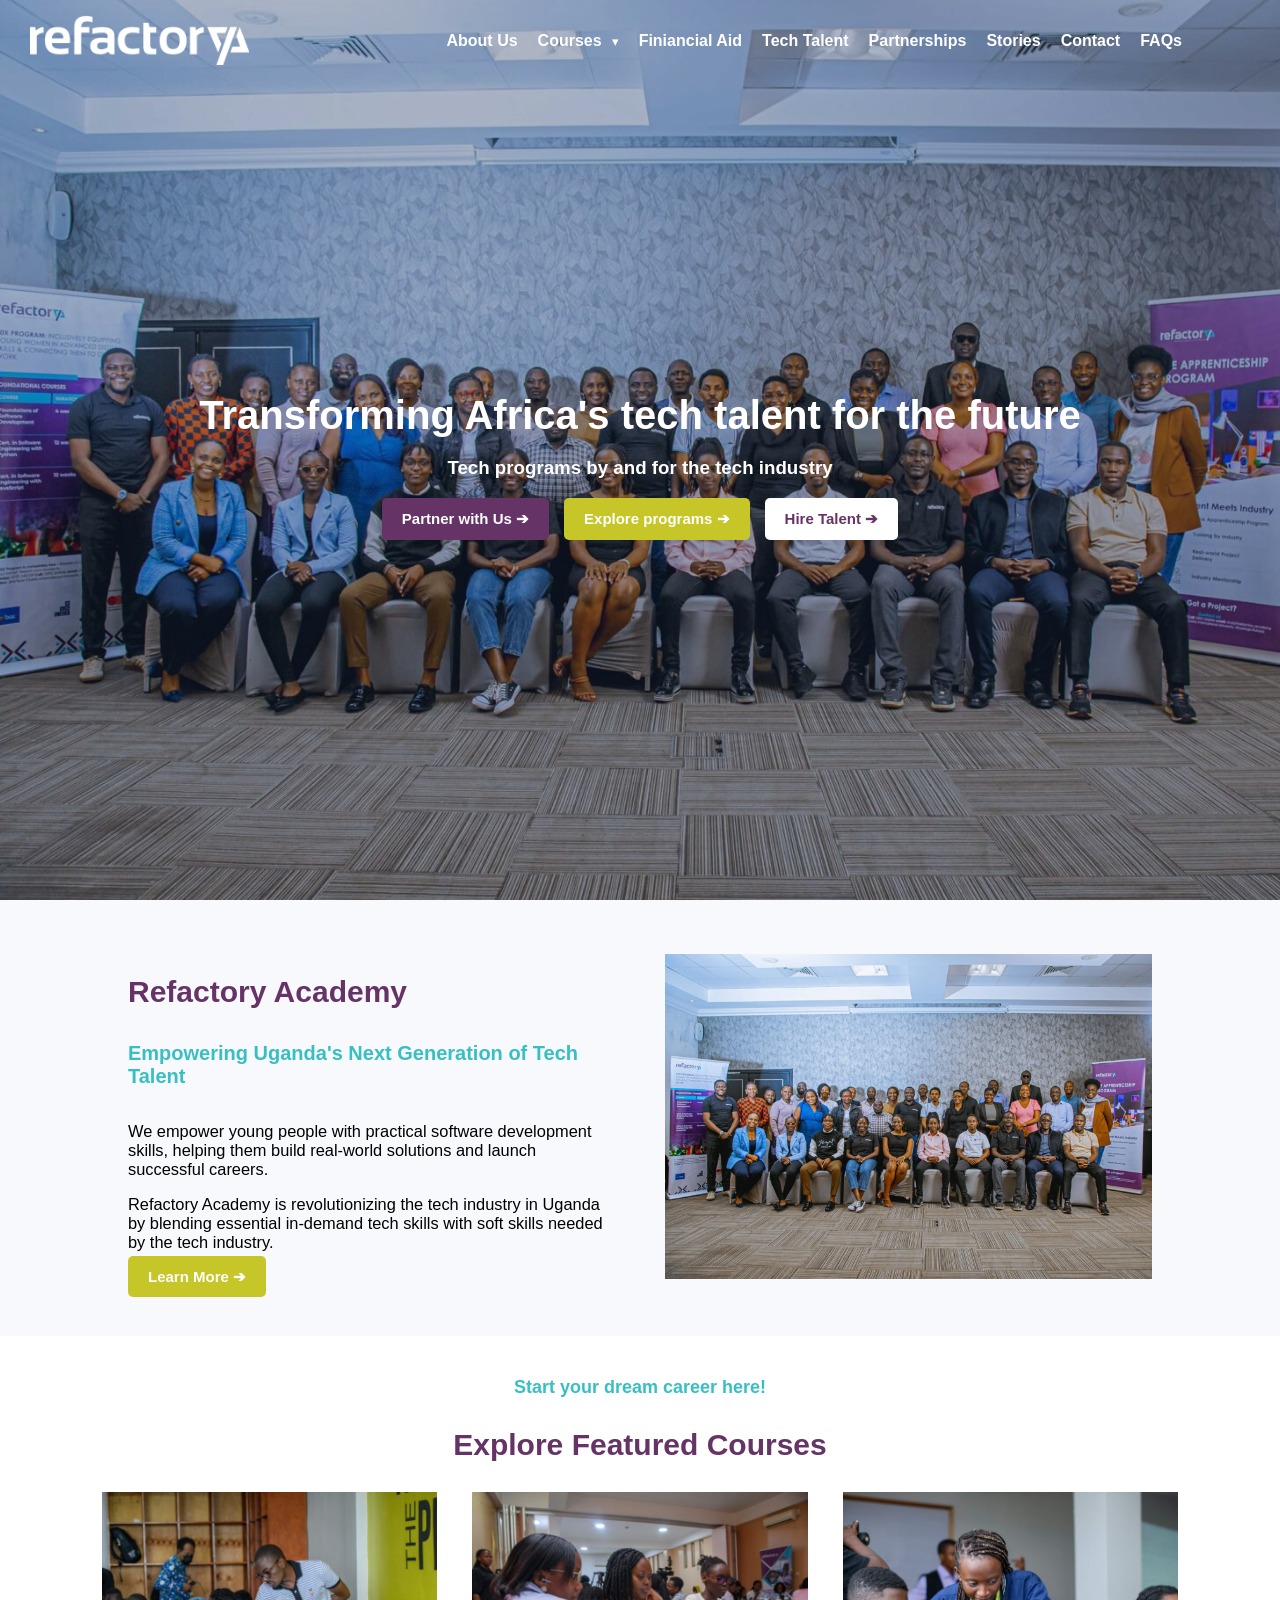
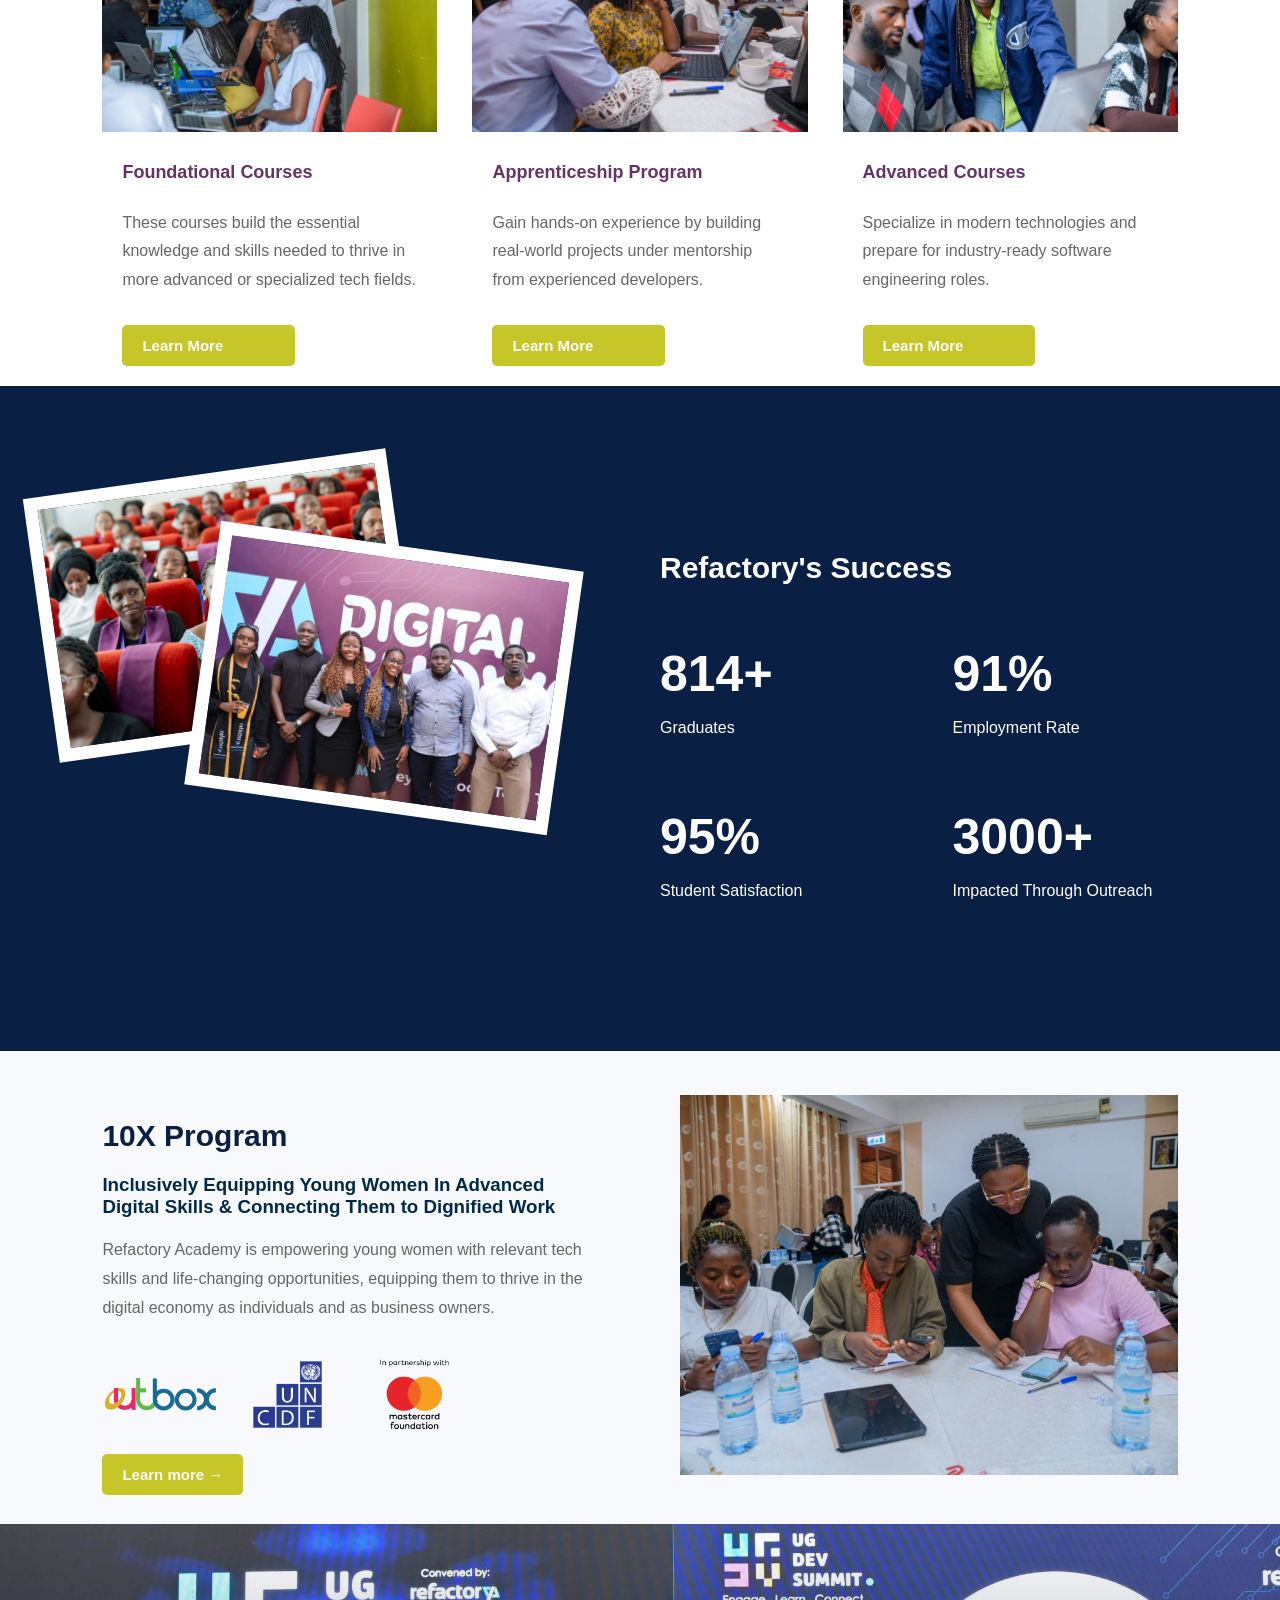
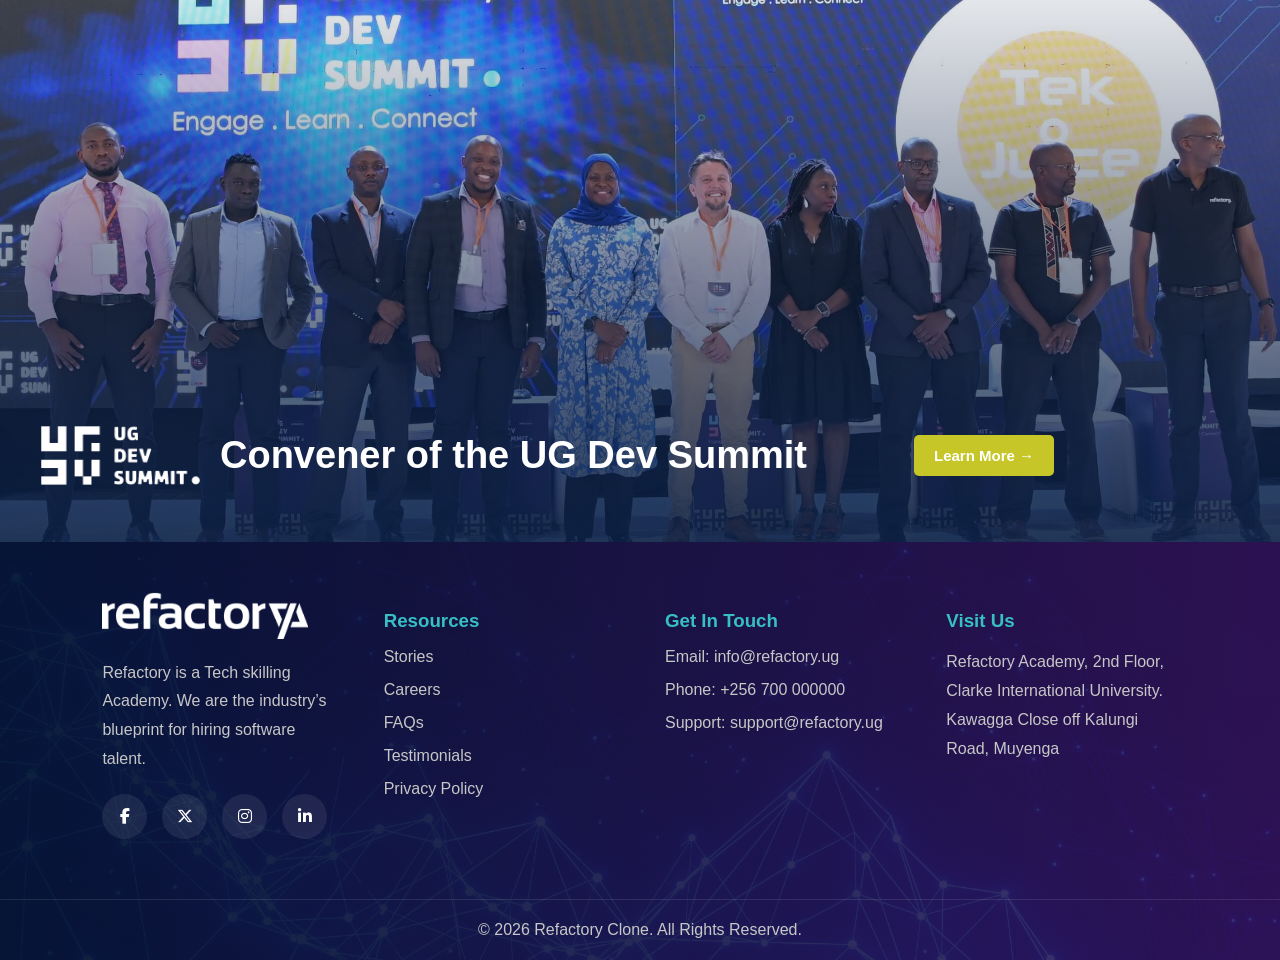
<file: index.html>
<!doctype html>
<html lang="en">
  <head>
    <meta charset="UTF-8" />
    <meta name="viewport" content="width=device-width, initial-scale=1.0" />
    <title>Refactory Clone</title>
    <link rel="stylesheet" href="style.css" />

    <link
      rel="stylesheet"
      href="https://cdnjs.cloudflare.com/ajax/libs/font-awesome/6.5.1/css/all.min.css"
    />
  </head>
  <body>
    <main>
      <!--Navigation bar section-->
      <nav class="navbar">
        <div class="logo">
          <img src="images/logo.png" alt="logo" width="219.3" height="50" />
        </div>
        <div class="hamburger">&#9776;</div>
        <ul class="nav-links">
          <li><a href="">About Us</a></li>
          <li class="dropdown">
            <!-- Dropdown Link & Separate Trigger Arrow -->
            <div class="dropdown-wrapper">
              <a href="courses.html" class="dropdown-toggle-link">Courses</a>
              <button
                class="arrow-btn"
                id="dropdownToggle"
                aria-label="Toggle Dropdown"
              >
                <span class="arrow" id="arrow"> &#9662; </span>
              </button>
            </div>

            <!-- Dropdown Menu -->
            <ul class="dropdown-menu" id="dropdownMenu">
              <!-- Notice the 'courses.html' prefix added to the anchors -->
              <li>
                <a href="courses.html#foundational-courses"
                  >Foundational Courses</a
                >
              </li>
              <li>
                <a href="courses.html#advanced-courses">Advanced Courses</a>
              </li>
              <li>
                <a href="courses.html#apprenticeship-course"
                  >Apprenticeship Course</a
                >
              </li>
            </ul>
          </li>
          <li><a href="">Finiancial Aid</a></li>
          <li><a href="">Tech Talent</a></li>
          <li><a href="">Partnerships</a></li>
          <li><a href="">Stories</a></li>
          <li><a href="">Contact</a></li>
          <li><a href="">FAQs</a></li>
        </ul>
      </nav>
      <section class="hero">
        <div class="hero-content">
          <h2>Transforming Africa's tech talent for the future</h2>
          <h3>Tech programs by and for the tech industry</h3>
          <div class="hero-buttons">
            <a href="courses.html" class="btn primary">Partner with Us &#10132;</a>
            <a href="courses.html" class="btn">Explore programs &#10132;</a>
            <a href="courses.html" class="btn white">Hire Talent &#10132;</a>
          </div>
        </div>
      </section>
      <section class="purpose">
        <div class="text">
          <h2>Refactory Academy</h2>
          <h5>Empowering Uganda's Next Generation of Tech Talent</h5>

          <p>
            We empower young people with practical software development skills,
            helping them build real-world solutions and launch successful
            careers.
          </p>
          <p>
            Refactory Academy is revolutionizing the tech industry in Uganda by
            blending essential in-demand tech skills with soft skills needed by
            the tech industry.
          </p>

          <a href="courses.html" class="btn learne">Learn More &#10132;</a>
        </div>
        <div class="image">
          <img src="images/image5.jpg" alt="industry" srcset="" />
        </div>
      </section>
      <section class="programs-section">
        <!-- Section Heading -->
        <div class="section-title">
          <h5>Start your dream career here!</h5>
          <h3>Explore Featured Courses</h3>
        </div>

        <!-- Cards Container -->
        <div class="program-cards">
          <!-- Card 1 -->
          <div class="program-card">
            <div class="program-img">
              <img src="images/image10.jpg" alt="Foundational Courses" />
            </div>

            <div class="program-text">
              <h5>Foundational Courses</h5>

              <p>
                These courses build the essential knowledge and skills needed to
                thrive in more advanced or specialized tech fields.
              </p>

              <a href="courses.html#foundational-courses" class="btn learn">Learn More</a>
            </div>
          </div>

          <!-- Card 2 -->
          <div class="program-card">
            <div class="program-img">
              <img src="images/image7.jpg" alt="Apprenticeship Program" />
            </div>

            <div class="program-text">
              <h5>Apprenticeship Program</h5>

              <p>
                Gain hands-on experience by building real-world projects under
                mentorship from experienced developers.
              </p>

              <a href="courses.html#apprenticeship-course"  class="btn learn">Learn More</a>
            </div>
          </div>

          <!-- Card 3 -->
          <div class="program-card">
            <div class="program-img">
              <img src="images/image9.jpeg" alt="Advanced Courses" />
            </div>

            <div class="program-text">
              <h5>Advanced Courses</h5>

              <p>
                Specialize in modern technologies and prepare for industry-ready
                software engineering roles.
              </p>

              <a href="courses.html#advanced-courses"  class="btn learn">Learn More</a>
            </div>
          </div>
        </div>
      </section>
      <section class="impact-section">
        <!-- RIGHT SIDE -->
        <div class="impact-images">
          <!-- Back Image -->
          <div class="image-one">
            <img src="images/image11.jpg" alt="" />
          </div>

          <!-- Front Tilted Image -->
          <div class="image-two">
            <img src="images/image6.jpeg" alt="" />
          </div>
        </div>
        <!-- LEFT SIDE -->
        <div class="impact-content">
          <h3>Refactory's Success</h3>

          <!-- Stats -->
          <div class="impact-stats">
            <div class="stat-box">
              <h3>814+</h3>
              <p>Graduates</p>
            </div>

            <div class="stat-box">
              <h3>91%</h3>
              <p>Employment Rate</p>
            </div>

            <div class="stat-box">
              <h3>95%</h3>
              <p>Student Satisfaction</p>
            </div>

            <div class="stat-box">
              <h3>3000+</h3>
              <p>Impacted Through Outreach</p>
            </div>
          </div>
        </div>
      </section>
      <section class="community-section">
        <!-- LEFT SIDE -->
        <div class="community-content">
          <h2>10X Program</h2>

          <h3>
            Inclusively Equipping Young Women In Advanced Digital Skills &
            Connecting Them to Dignified Work
          </h3>
          <p>
            Refactory Academy is empowering young women with relevant tech
            skills and life-changing opportunities, equipping them to thrive in
            the digital economy as individuals and as business owners.
          </p>

          <!-- Small Horizontal Images -->
          <div class="community-gallery">
            <img src="images/image13.png" alt="" />
            <img src="images/image12.png" alt="" />
            <img src="images/image14.png" alt="" />
          </div>

          <!-- Button -->
          <a href="courses.html" class="btn learne">Learn more &rarr;</a>
        </div>

        <!-- RIGHT SIDE -->
        <div class="community-image">
          <img src="images/image15.jpg" alt="" />
        </div>
      </section>
      <section class="cta-section">
        <!-- Overlay Content -->
        <div class="cta-content">
          <!-- Left Side -->
          <div class="cta-left">
            <!-- Logo -->
            <img src="images/image16.png" alt="Logo" />

            <!-- Title -->
            <h2>Convener of the UG Dev Summit</h2>
          </div>

          <!-- Button -->
          <a href="courses.html" class="btn learne">Learn More &rarr;</a>
        </div>
      </section>
      <footer class="footer-section">
        <div class="footer-container">
          <!-- ABOUT -->
          <div class="footer-column">
            <img src="images/logo.png" alt="" />

            <p>
              Refactory is a Tech skilling Academy. We are the industry’s
              blueprint for hiring software talent.
            </p>

            <!-- Social Icons -->
            <div class="social-icons">
              <a href="#">
                <i class="fa-brands fa-facebook-f"></i>
              </a>

              <a href="#">
                <i class="fa-brands fa-x-twitter"></i>
              </a>

              <a href="#">
                <i class="fa-brands fa-instagram"></i>
              </a>

              <a href="#">
                <i class="fa-brands fa-linkedin-in"></i>
              </a>
            </div>
          </div>

          <!-- RESOURCES -->
          <div class="footer-column">
            <h3>Resources</h3>

            <ul>
              <li><a href="#">Stories</a></li>
              <li><a href="#">Careers</a></li>
              <li><a href="#">FAQs</a></li>
              <li><a href="#">Testimonials</a></li>
              <li><a href="#">Privacy Policy</a></li>
            </ul>
          </div>

          <!-- GET IN TOUCH -->
          <div class="footer-column">
            <h3>Get In Touch</h3>

            <ul>
              <li>Email: info@refactory.ug</li>
              <li>Phone: +256 700 000000</li>
              <li>Support: support@refactory.ug</li>
            </ul>
          </div>

          <!-- VISIT US -->
          <div class="footer-column">
            <h3>Visit Us</h3>

            <p>
              Refactory Academy, 2nd Floor, Clarke International University.
              Kawagga Close off Kalungi Road, Muyenga
            </p>
          </div>
        </div>

        <!-- Bottom Footer -->
        <div class="footer-bottom">
          <p>© 2026 Refactory Clone. All Rights Reserved.</p>
        </div>
      </footer>
    </main>

    <script src="script.js"></script>
  </body>
</html>
</file>
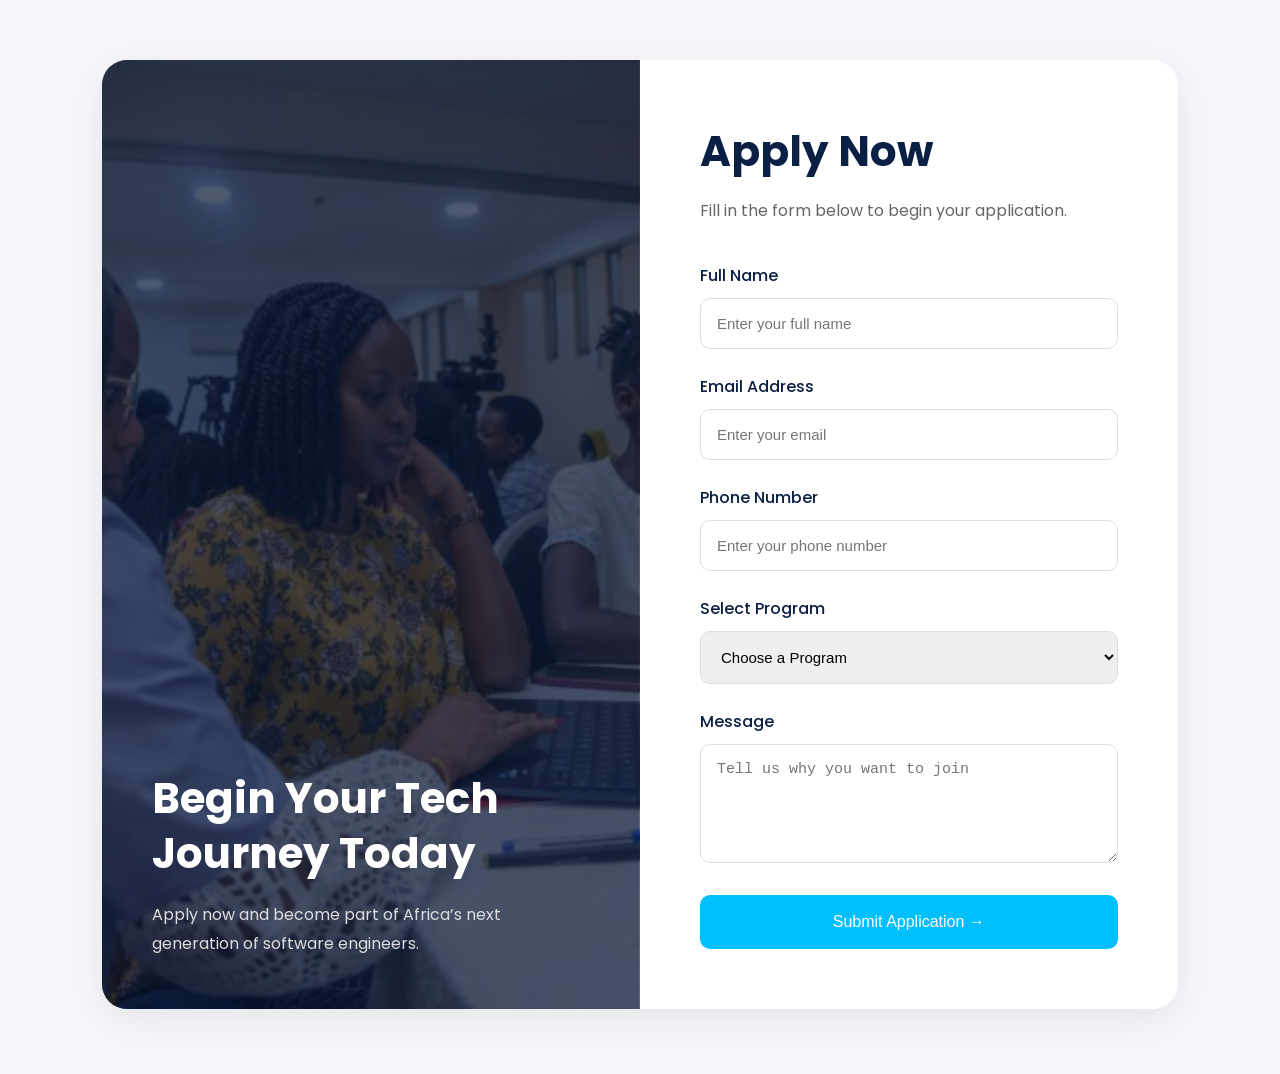
<file: apply.html>
<!DOCTYPE html>
<html lang="en">
<head>
    <meta charset="UTF-8">

    <meta name="viewport"
    content="width=device-width, initial-scale=1.0">

    <title>Apply Now</title>

    <!-- Google Font -->
    <link rel="preconnect"
    href="https://fonts.googleapis.com">

    <link rel="preconnect"
    href="https://fonts.gstatic.com"
    crossorigin>

    <link href="https://fonts.googleapis.com/css2?family=Poppins:wght@300;400;500;600;700&display=swap"
    rel="stylesheet">

    <link rel="stylesheet" href="apply.css">

</head>
<body>

    <!-- =========================
         FORM SECTION
    ========================== -->

    <section class="apply-section">

        <div class="form-container">

            <!-- Left Side -->
            <div class="form-image">

                <div class="overlay"></div>

                <div class="image-text">

                    <h2>
                        Begin Your Tech Journey Today
                    </h2>

                    <p>
                        Apply now and become part of Africa’s
                        next generation of software engineers.
                    </p>

                </div>

            </div>


            <!-- Right Side -->
            <div class="form-content">

                <h2>Apply Now</h2>

                <p>
                    Fill in the form below to begin your application.
                </p>

                <form>

                    <!-- Full Name -->
                    <div class="input-group">

                        <label>Full Name</label>

                        <input type="text"
                        placeholder="Enter your full name"
                        required>

                    </div>


                    <!-- Email -->
                    <div class="input-group">

                        <label>Email Address</label>

                        <input type="email"
                        placeholder="Enter your email"
                        required>

                    </div>


                    <!-- Phone -->
                    <div class="input-group">

                        <label>Phone Number</label>

                        <input type="tel"
                        placeholder="Enter your phone number"
                        required>

                    </div>


                    <!-- Course -->
                    <div class="input-group">

                        <label>Select Program</label>

                        <select required>

                            <option value="">
                                Choose a Program
                            </option>

                            <option>
                                Foundational Courses
                            </option>

                            <option>
                                Advanced Courses
                            </option>

                            <option>
                                Apprenticeship Program
                            </option>

                        </select>

                    </div>


                    <!-- Message -->
                    <div class="input-group">

                        <label>Message</label>

                        <textarea
                        placeholder="Tell us why you want to join"
                        rows="5"></textarea>

                    </div>


                    <!-- Button -->
                    <button type="submit"
                    class="submit-btn">

                        Submit Application →

                    </button>

                </form>

            </div>

        </div>

    </section>

</body>
</html>
</file>
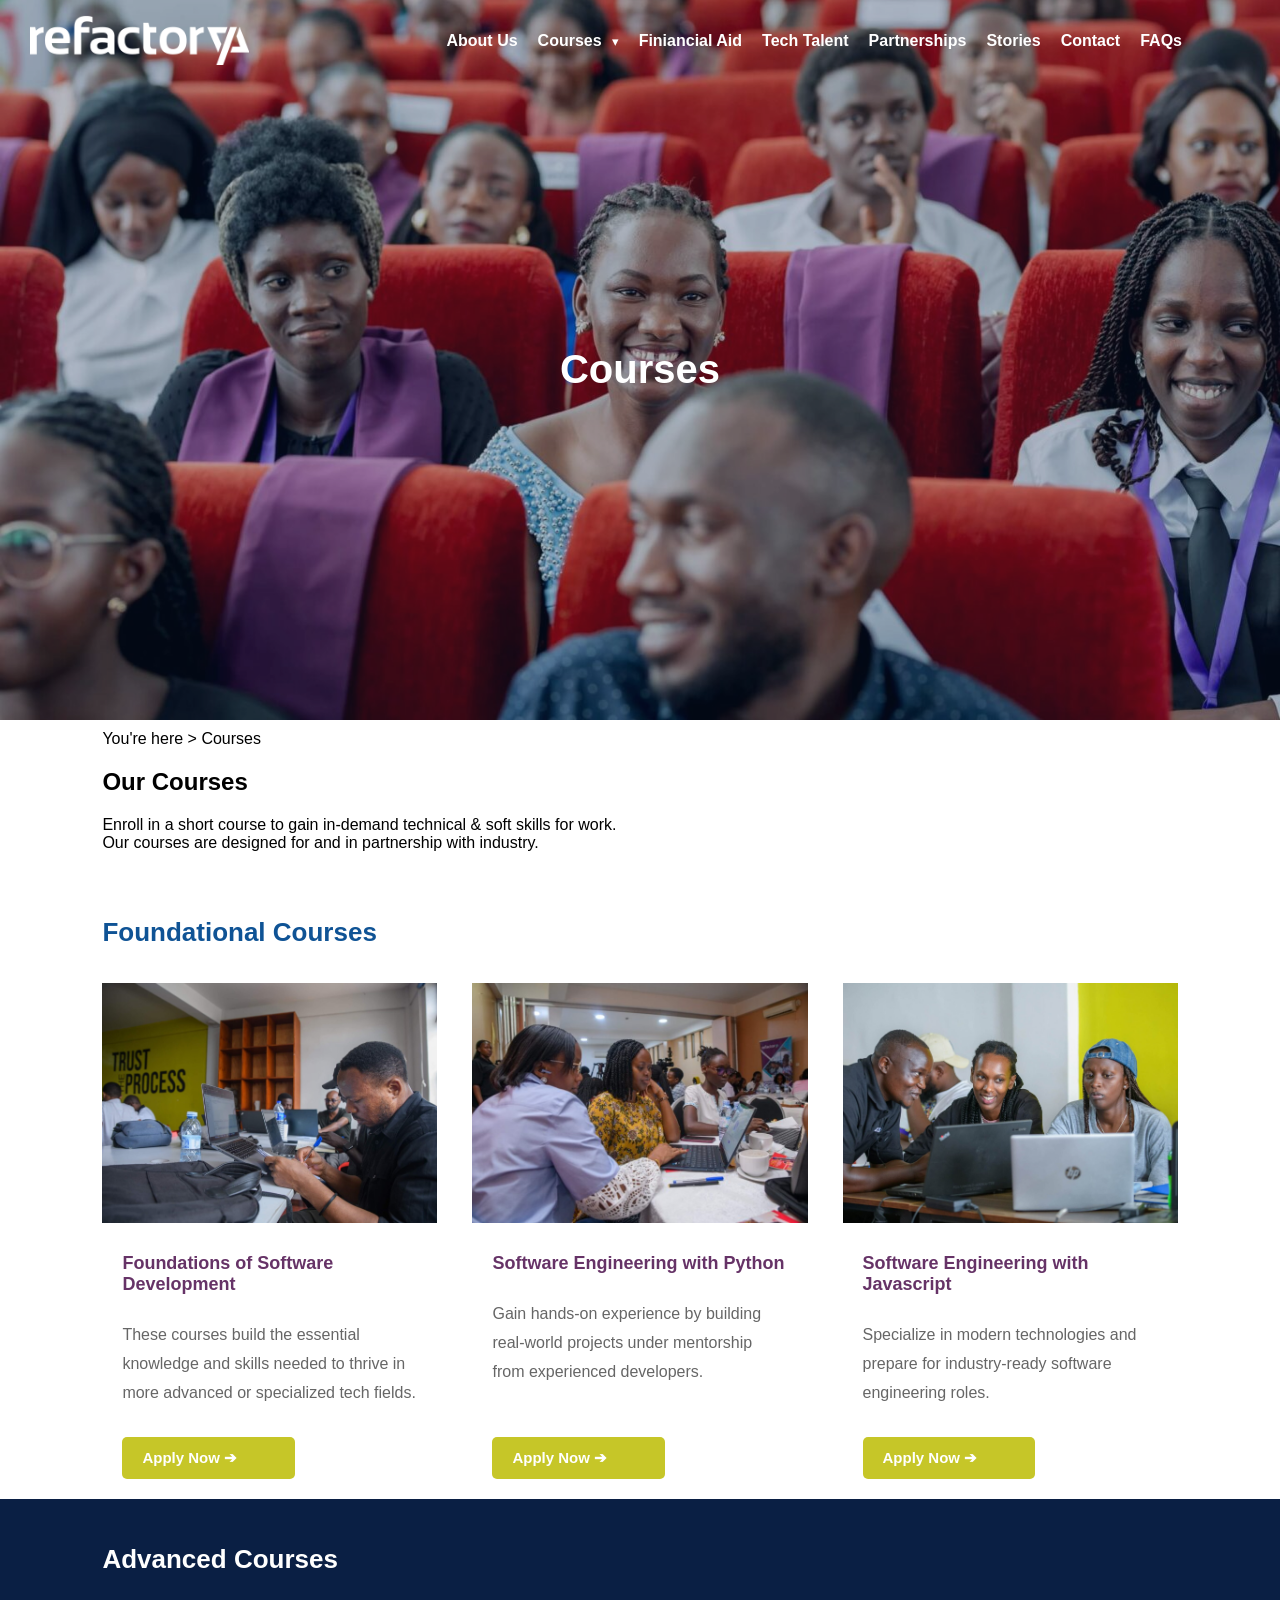
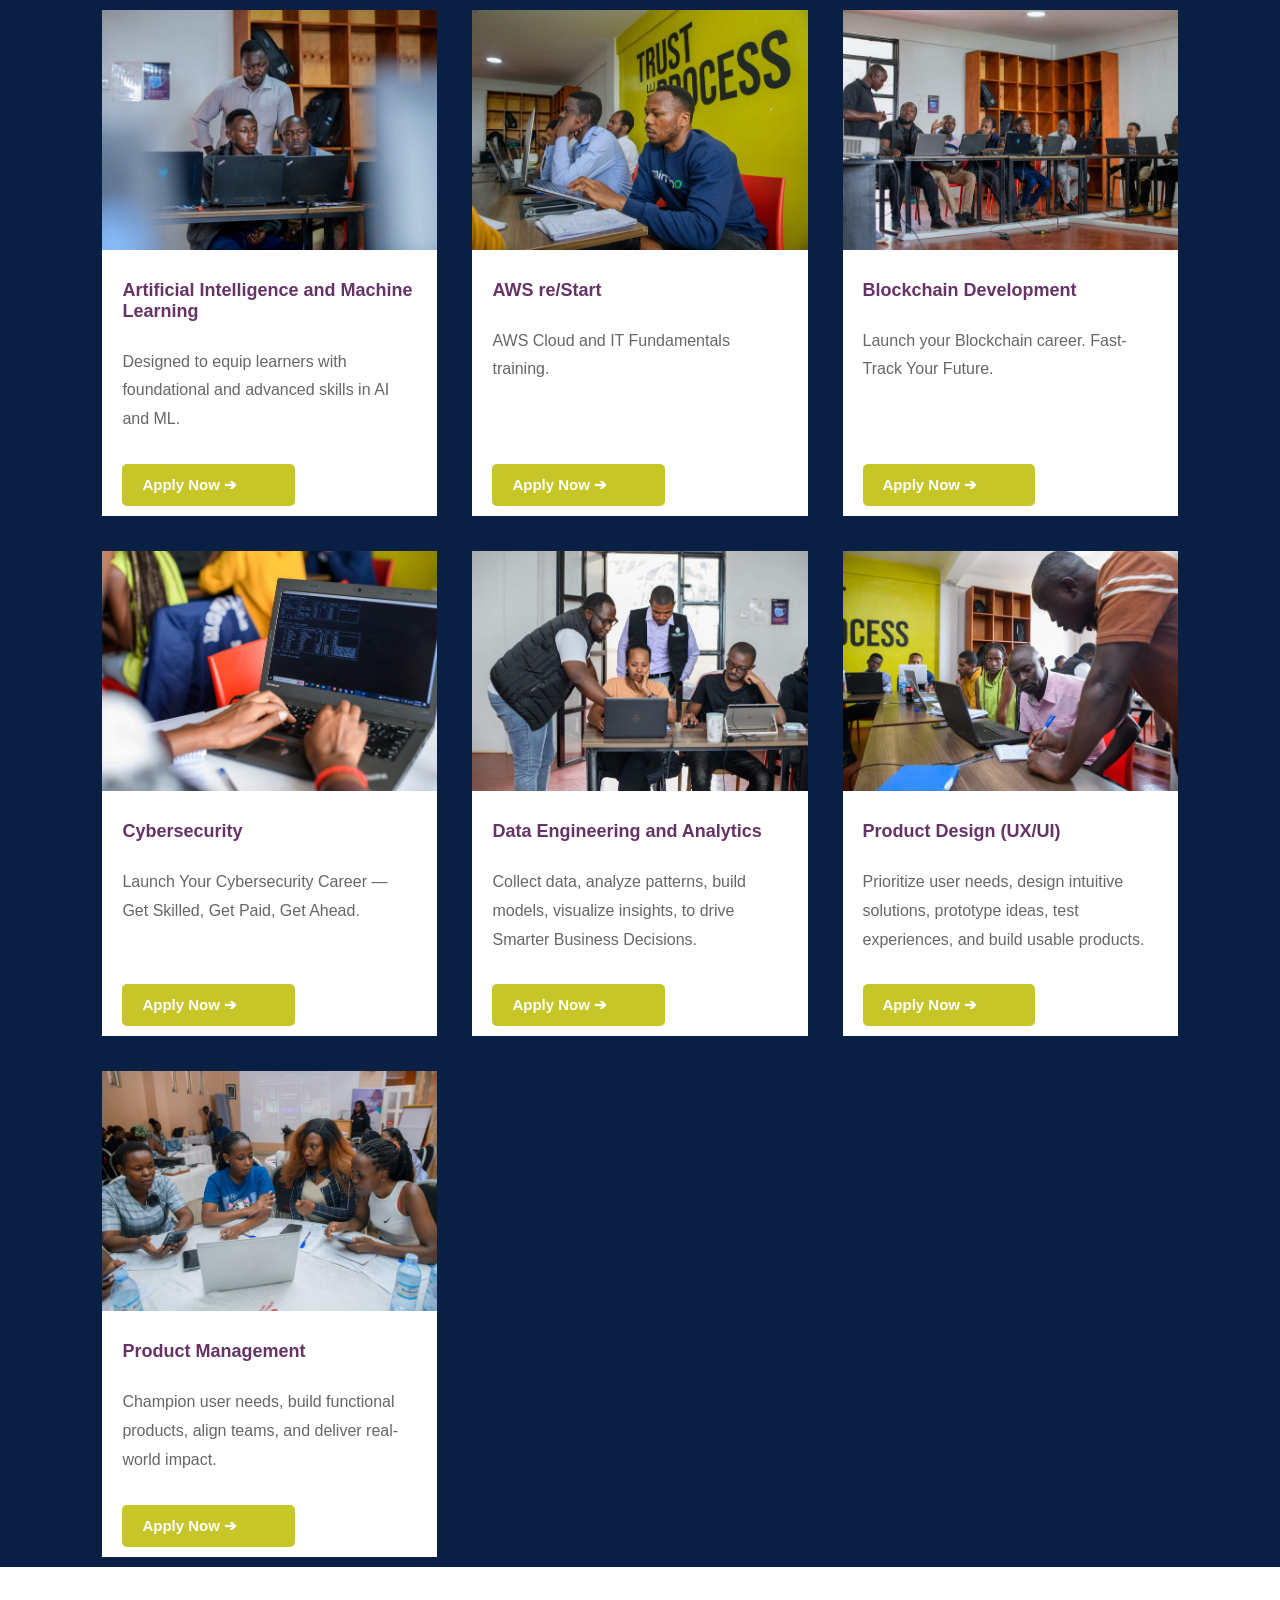
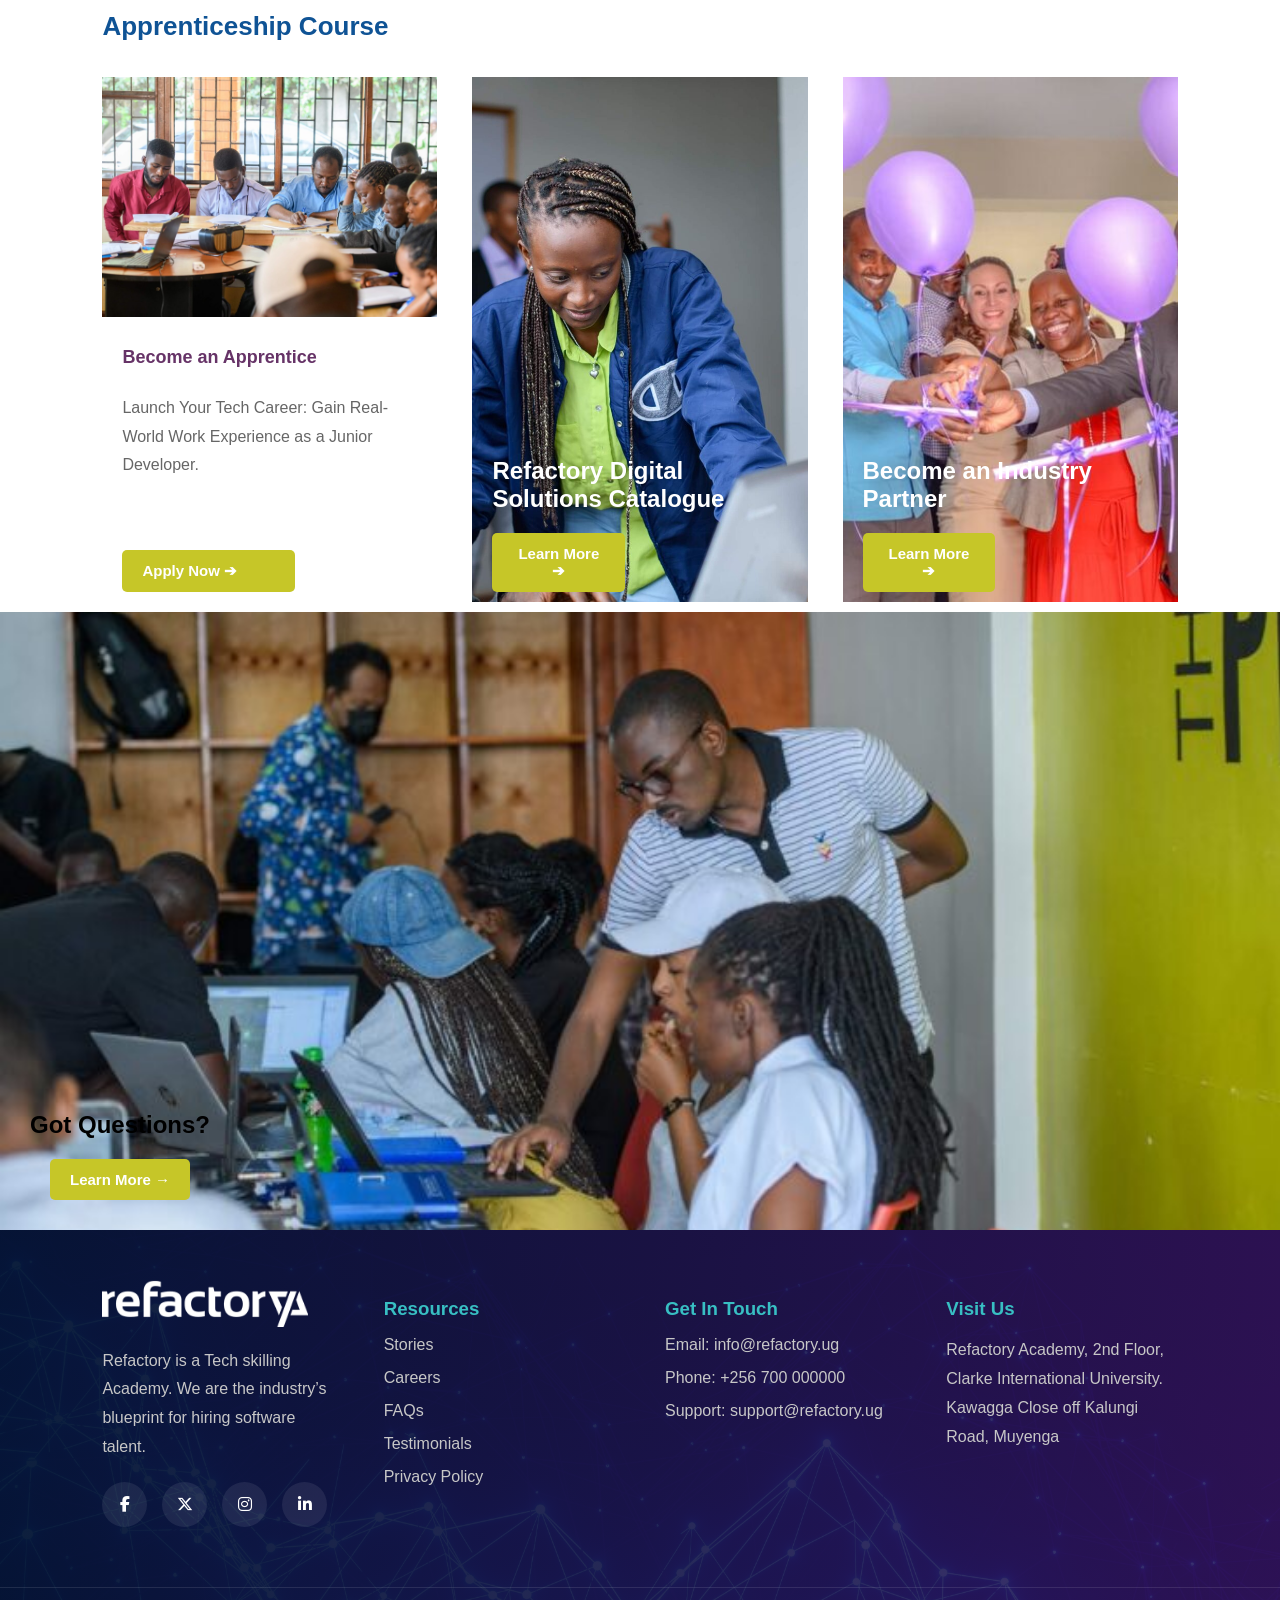
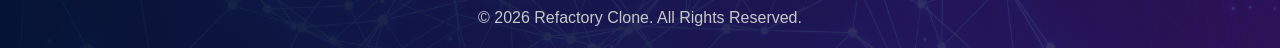
<file: courses.html>
<!DOCTYPE html>
<html lang="en">
<head>
    <meta charset="UTF-8">
    <meta name="viewport" content="width=device-width, initial-scale=1.0">
    <title>Courses</title>
    
    <link rel="stylesheet" href="style.css">
    <link
      rel="stylesheet"
      href="https://cdnjs.cloudflare.com/ajax/libs/font-awesome/6.5.1/css/all.min.css"
    />
    
</head>
<body>
    <main>
     <!--Navigation bar section-->
      <nav class="navbar">
        <div class="logo">
          <img src="images/logo.png" alt="logo" width="219.3" height="50" />
        </div>
        <div class="hamburger">&#9776;</div>
        <ul class="nav-links">
          <li><a href="">About Us</a></li>
        <li class="dropdown">
            <!-- Dropdown Link & Separate Trigger Arrow -->
            <div class="dropdown-wrapper">
              <a href="courses.html" class="dropdown-toggle-link">Courses</a>
              <button
                class="arrow-btn"
                id="dropdownToggle"
                aria-label="Toggle Dropdown"
              >
                <span class="arrow" id="arrow"> &#9662; </span>
              </button>
            </div>

            <!-- Dropdown Menu -->
            <ul class="dropdown-menu" id="dropdownMenu">
              <!-- Notice the 'courses.html' prefix added to the anchors -->
              <li>
                <a href="courses.html#foundational-courses"
                  >Foundational Courses</a
                >
              </li>
              <li>
                <a href="courses.html#advanced-courses">Advanced Courses</a>
              </li>
              <li>
                <a href="courses.html#apprenticeship-course"
                  >Apprenticeship Course</a
                >
              </li>
            </ul>
          </li>
          <li><a href="">Finiancial Aid</a></li>
          <li><a href="">Tech Talent</a></li>
          <li><a href="">Partnerships</a></li>
          <li><a href="">Stories</a></li>
          <li><a href="">Contact</a></li>
          <li><a href="">FAQs</a></li>
        </ul>
      </nav>
      <section class="hero courses-hero">
        <div class="hero-content courses-cont">
          <h2>Courses</h2>
        </div>
      </section>
      <section class="courses">
        <div class="container">
            <div class="breadcrumb">You're here &gt; <span class="current">Courses</span></div>
            <h1>Our Courses</h1>
            <p class="hero-subtitle">Enroll in a short course to gain in-demand technical & soft skills for work. <br> Our courses are designed for and in partnership with industry.</p>
        </div>
    </section>
    <section class="programs-section" id="foundational-courses">
        <div class="section-title">
          <h4>Foundational Courses</h4>
        </div>
        
        <!-- Cards Container -->
        <div class="program-cards">
          <!-- Card 1 -->
          <div class="program-card">
            <div class="program-img">
              <img src="images/foundations.jpg" alt="Foundational Courses" />
            </div>

            <div class="program-text">
              <h5>Foundations of Software Development</h5>

              <p>
                These courses build the essential knowledge and skills needed to
                thrive in more advanced or specialized tech fields.
              </p>

              <a href="apply.html" class="btn learn">Apply Now &#10132;</a>
            </div>
          </div>

          <!-- Card 2 -->
          <div class="program-card">
            <div class="program-img">
              <img src="images/image7.jpg" alt="Apprenticeship Program" />
            </div>

            <div class="program-text">
              <h5>Software Engineering with Python</h5>

              <p>
                Gain hands-on experience by building real-world projects under
                mentorship from experienced developers.
              </p>

              <a href="apply.html"  class="btn learn">Apply Now &#10132;</a>
            </div>
          </div>

          <!-- Card 3 -->
          <div class="program-card">
            <div class="program-img">
              <img src="images/ozzy.jpeg" alt="Advanced Courses" />
            </div>

            <div class="program-text">
              <h5>Software Engineering with Javascript</h5>

              <p>
                Specialize in modern technologies and prepare for industry-ready
                software engineering roles.
              </p>

              <a href="apply.html"  class="btn learn">Apply Now &#10132;</a>
            </div>
          </div>
    </section>
    <section class="programs-section advanced" id="advanced-courses">
        <div class="section-title ">
          <h4 style="color: white;">Advanced Courses</h4>
        </div>
        
        <!-- Cards Container -->
        <div class="program-cards">
          <!-- Card 1 -->
          <div class="program-card">
            <div class="program-img">
              <img src="images/image19.jpeg" alt="Foundational Courses" />
            </div>

            <div class="program-text">
              <h5>Artificial Intelligence and Machine Learning</h5>

              <p>
                Designed to equip learners with foundational 
                and advanced skills in AI and ML.
              </p>

              <a  href="apply.html" class="btn learn">Apply Now &#10132;</a>
            </div>
          </div>

          <!-- Card 2 -->
          <div class="program-card">
            <div class="program-img">
              <img src="images/image20.jpeg" alt="Apprenticeship Program" />
            </div>

            <div class="program-text">
              <h5>AWS re/Start</h5>

              <p>
                AWS Cloud and IT Fundamentals training.
              </p>

              <a href="apply.html" class="btn learn">Apply Now &#10132;</a>
            </div>
          </div>

          <!-- Card 3 -->
          <div class="program-card">
            <div class="program-img">
              <img src="images/image21.jpeg" alt="Advanced Courses" />
            </div>

            <div class="program-text">
              <h5>Blockchain Development</h5>

              <p>
                Launch your Blockchain career. Fast-Track Your Future.
              </p>

              <a  href="apply.html" class="btn learn">Apply Now &#10132;</a>
            </div>
          </div>
          <div class="program-card">
            <div class="program-img">
              <img src="images/image22.jpeg" alt="Advanced Courses" />
            </div>

            <div class="program-text">
              <h5>Cybersecurity</h5>

              <p>
                Launch Your Cybersecurity Career — Get Skilled, Get Paid, Get Ahead.
              </p>

              <a  href="apply.html"  class="btn learn">Apply Now &#10132;</a>
            </div>
          </div>
          <div class="program-card">
            <div class="program-img">
              <img src="images/image23.jpeg" alt="Advanced Courses" />
            </div>

            <div class="program-text">
              <h5>Data Engineering and Analytics</h5>

              <p>
                Collect data, analyze patterns, build models,
                visualize insights, to drive Smarter Business Decisions.
              </p>

              <a href="apply.html" class="btn learn">Apply Now &#10132;</a>
            </div>
          </div>
          <div class="program-card">
            <div class="program-img">
              <img src="images/image24.jpeg" alt="Advanced Courses" />
            </div>

            <div class="program-text">
              <h5>Product Design (UX/UI)</h5>

              <p>
                Prioritize user needs, design intuitive solutions, 
                prototype ideas, test experiences, and build usable products.
              </p>

              <a href="apply.html"  class="btn learn">Apply Now &#10132;</a>
            </div>
          </div>
          <div class="program-card">
            <div class="program-img">
              <img src="images/image8.jpeg" alt="Advanced Courses" />
            </div>

            <div class="program-text">
              <h5>Product Management</h5>

              <p>
                Champion user needs, build functional products, 
                align teams, and deliver real-world impact.
              </p>

              <a  href="apply.html" class="btn learn">Apply Now &#10132;</a>
            </div>
          </div>
          
    </section>
    <section class="programs-section" id="apprenticeship-course">
        <div class="section-title">
          <h4>Apprenticeship Course</h4>
        </div>
        
        <!-- Cards Container -->
        <div class="program-cards">
          <!-- Card 1 -->
          <div class="program-card">
            <div class="program-img">
              <img src="images/image25.jpeg" alt="Foundational Courses" />
            </div>

            <div class="program-text">
              <h5>Become an Apprentice</h5>

              <p>
                Launch Your Tech Career: Gain Real-World Work 
                Experience as a Junior Developer.
              </p>

              <a href="apply.html" class="btn learn">Apply Now &#10132;</a>
            </div>
          </div>

          <!-- Card 2 -->
          <div class="program-card " style="background-image: url('images/image9.jpeg'); background-size: cover; background-repeat: no-repeat; background-position: center;">
            
            <div class="program-text" style="margin-top: 350px;">
              <h2 style="color: white;">Refactory Digital Solutions Catalogue</h2>

              <button class="btn learn">Learn More &#10132;</button>
            </div>
          </div>

          <!-- Card 3 -->
           <div class="program-card " style="background-image: url('images/image3.jpg'); background-size: cover; background-repeat: no-repeat; background-position: center;">
            
            <div class="program-text" style="margin-top: 350px;">
              <h2 style="color: white;">Become an Industry Partner</h2>

              <button class="btn learn">Learn More &#10132;</button>
            </div>
          </div>
          
    </section>
         <section class="cta-section" style="background-image: url('images/image10.jpg');">
        <!-- Overlay Content -->
        <div  style="display: flex; flex-direction: column; align-items: center; justify-content: center;"> 
            <!-- Title -->
            <h2>Got Questions?</h2>
            <button class="btn learne">Learn More &rarr;</button>
        </div>
      </section>
      <footer class="footer-section">

    <div class="footer-container">

        <!-- ABOUT -->
        <div class="footer-column">

            <img src="images/logo.png" alt="">

            <p>
                Refactory is a Tech skilling Academy. 
                We are the industry’s blueprint for hiring software talent.
            </p>

            <!-- Social Icons -->
            <div class="social-icons">

                <a href="#">
                    <i class="fa-brands fa-facebook-f"></i>
                </a>

                <a href="#">
                    <i class="fa-brands fa-x-twitter"></i>
                </a>

                <a href="#">
                    <i class="fa-brands fa-instagram"></i>
                </a>

                <a href="#">
                    <i class="fa-brands fa-linkedin-in"></i>
                </a>

            </div>

        </div>

        <!-- RESOURCES -->
        <div class="footer-column">

            <h3>Resources</h3>

            <ul>
                <li><a href="#">Stories</a></li>
                <li><a href="#">Careers</a></li>
                <li><a href="#">FAQs</a></li>
                <li><a href="#">Testimonials</a></li>
                <li><a href="#">Privacy Policy</a></li>
            </ul>

        </div>

        <!-- GET IN TOUCH -->
        <div class="footer-column">

            <h3>Get In Touch</h3>

            <ul>
                <li>Email: info@refactory.ug</li>
                <li>Phone: +256 700 000000</li>
                <li>Support: support@refactory.ug</li>
            </ul>

        </div>

        <!-- VISIT US -->
        <div class="footer-column">

            <h3>Visit Us</h3>

            <p>
                Refactory Academy, 2nd Floor, 
                Clarke International University. Kawagga Close off Kalungi Road, Muyenga
            </p>

        </div>

    </div>

    <!-- Bottom Footer -->
    <div class="footer-bottom">

        <p>
            © 2026 Refactory Clone. All Rights Reserved.
        </p>

    </div>

</footer>
    
        


      





    </main>
</body>
</html>
</file>
<file: style.css>
:root{
    --primary-color: #663367;
    --secondary-color:#C6C628;
    --accent-color:#38BFC3;
    --dark-color:#0a1f44;
    --background-color:#f7f9fc;
    --heading-color:#0F5395;
}

body{
    margin: 0;
    font-family: sans-serif;
}
.navbar{
    display: flex;
    justify-content: space-between;
    align-items: center;
    background-color: #0a1f44;
    padding: 15px 30px;
    color: white;
    gap: 5px;

    /*Sticky logic*/
    position: absolute;
    top: 0;
    width: 90%;
    background: transparent;
    z-index: 1000;
}
/* =========================
   DROPDOWN
========================= */

.dropdown {
    position: relative;
}

/* Dropdown Toggle */
.dropdown-toggle {
    display: flex;
    align-items: center;
    gap:2px;
    cursor: pointer;
    font-weight: 500;
    color:white;
    font-size: 16px;
    font-weight: bolder;
    line-height: 1;
}
.dropdown-toggle:hover{
    color: var(--accent-color);

}
.dropdown-wrapper {
    display: flex;
    align-items: center;
    gap: 2px;
}
/* Unstyled Button specifically for the arrow click */
.arrow-btn {
    background: none;
    border: none;
    color: white;
    cursor: pointer;
    padding: 0;
    display: flex;
    align-items: center;
}

/* Rotate Arrow (Ensure display inline-block so transform works) */
.arrow {
    display: inline-block;
    transition: 0.3s ease;
}

.arrow.rotate {
    transform: rotate(180deg);
}

/* =========================
   DROPDOWN MENU
========================= */

.dropdown-menu {
    position: absolute;
    top: 40px;
    left: 0;
    width: 260px;
    background: white;
    border-radius: 12px;
    box-shadow: 0 10px 30px rgba(0,0,0,0.12);
    padding: 15px 0;
    list-style: none;
    opacity: 0;
    visibility: hidden;
    transform: translateY(10px);
    transition: 0.3s ease;
    z-index: 1000;
}

/* Show Menu */
.dropdown-menu.show {
    opacity: 1;
    visibility: visible;
    transform: translateY(0);
}
/* Dropdown Links */
.dropdown-menu li a {
    display: block;
    padding: 14px 22px;
    color: #0a1f44;
    text-decoration: none;
    transition: 0.3s ease;
}
/* Hover Effect */
.dropdown-menu li a:hover {
    background: #f4f8ff;
    color: #00bfff;
}
.logo{
    font-size: 10px;
    font-weight: bold;
}
.nav-links{
    display: flex;
    gap: 20px;
    list-style: none;
    
    
}
.nav-links a{
    text-decoration: none;
    color: white;
    font-size: 16px;
    font-weight: bolder;
}
.nav-links a:hover{
    color: #00bfff;
}
.hamburger{
    display: none;
    font-size: 30px;
    cursor: pointer;
    color: white;
}
@media (max-width:768px){
/* show hamburger */
    .hamburger{
        display: block;

    }
    /* Hide menu initially */
    .nav-links{
        display: none;
        position: absolute;
        top: 80px;
        right: 0;

        background-color: rgba(10, 31, 68, 0.95);

        width: 100%;
        flex-direction: column;
        text-align: center;
        padding: 20px 0;
    }
     /* Show menu when active */
    .nav-links.active {
        display: flex;
    }
}
.hero{
    height: 100vh;
    position: relative;
    display: flex;
    justify-content: center;
    align-items: center;
    text-align: center;
    overflow: hidden;
    color: white; 
    /*Standardize background behavior so JS only needs to change the URL */
    background-size: cover;
    background-position: center;
    background-repeat: no-repeat;
    
    /*  Smooth fade between images */
    transition: background-image 1s ease-in-out;
}
.courses-hero{
    height: 80vh;
    background-image: url('images/image11.jpg');
    background-size: cover;
    background-position: center;
    background-repeat: no-repeat;
}
.courses-cont h2{
    text-align: left;
}
.hero::before{
    content: "";
    position: absolute;
    top: 0;
    left: 0;
    right: 0;
    bottom: 0;
    background: rgba(7, 28, 68, 0.3);
}
.hero-content{
    position: relative;
    z-index: 2;
}
.hero-content h2{
    font-size: 40px;
    margin-bottom: 15px;
}
.hero-content h4{
    font-size: 40px;
    margin-bottom: 30px;
    font-weight: bolder;
}
.hero-buttons{
    display: flex;
    gap: 15px;
    justify-content: center;
    

}
a{
    text-decoration: none;
    color: white;
}
.btn{
    padding: 12px 20px;
    background-color:var(--secondary-color);
    border-radius: 5px;
    cursor: pointer;
    color: white;
    border: none;
    font-size: 15px;
    font-weight: bolder;


}
.btn:hover{
    background-color: white;
    color: var(--primary-color);
}
.primary{
    background-color: var(--primary-color);
}
.white{
    background: white;
    color:var(--primary-color);
}
.white:hover{
    background-color: var(--primary-color);
    color: white;
}
.arrow{
    margin-left: 8px;
    transition: 0.3s;
}
.purpose{
    display: flex;
    align-items: center;
    justify-content: space-between;
    padding: 50px 10%;
    gap: 50px;
    background-color: var(--background-color);  
}
.text{
    flex: 1;
}
.image{
    flex: 1;
}
.purpose img{
    width: 100%;

}
.purpose h2{
    color: var(--primary-color);
    font-size: 30px;
}
.purpose p{
    font-size: 16.4px;
}
.purpose h5{
    font-size: 20px;
    color: var(--accent-color);
}
.learn{
    margin-top: auto;
    width: 45%;
}
.learn:hover{
    background-color: var(--primary-color);
    color: white;
}
.learne:hover{
    background-color: var(--primary-color);
    color: white;
}
/* =========================
   PROGRAMS SECTION
========================= */
.courses{
    margin-top: 5px;
    padding: 5px 8%;
    background-color:white;
}

.programs-section {
    padding: 10px 8%;
    background-color:white;
}
.advanced{
    background-color: var(--dark-color);
}


/* =========================
   SECTION TITLE
========================= */

.section-title {
    text-align: center;
    margin-bottom: 10px;
}

.section-title h5 {
    color:var(--accent-color);
    font-size: 18px;
    
}

.section-title h3 {
    font-size: 30px;
    color: var(--primary-color);
    font-weight: 600;
}
.section-title h4{
    text-align: left;
    color: var(--heading-color);
    font-size: 26px;
}

/* =========================
   GRID CONTAINER
========================= */

.program-cards {
    display: grid;

    grid-template-columns: repeat(3, 1fr);

    gap: 35px;
}

/* =========================
   INDIVIDUAL CARD
========================= */


.program-card {
    display: flex;
    flex-direction: column;
    background: white;
    overflow: hidden;
    transition: all 0.3s ease;
}


/* Hover Animation */


/* =========================
   IMAGE
========================= */

.program-img {
    overflow: hidden;
}

.program-img img {
    width: 100%;
    height: 240px;
    object-fit: cover; 
}




/* =========================
   TEXT CONTENT
========================= */

.program-text {
    padding: 10px 20px;
    display: flex;
    flex-direction: column;
    flex-grow: 1;
}

.program-text h5 {
    font-size: 18px;
    color: var(--primary-color);
    margin: 16px 0px 10px;
}

.program-text p {
    color: #666;

    line-height: 1.8;

    margin-bottom: 30px;
}

/* =========================
   LINK
========================= */

.program-text a {
    text-decoration: none;

    color: white;

    font-weight: bold;

    font-size: 15px;

    
}

/* Hover Effect */
.program-text a:hover {
    color: white;
}
/* 
   TABLET RESPONSIVE */

@media (max-width: 992px) {

    .program-cards {
        grid-template-columns: repeat(2, 1fr);
    }
}

/* 
   MOBILE RESPONSIVE
*/

@media (max-width: 768px) {

    .programs-section {
        padding: 80px 5%;
    }

    .section-title h2 {
        font-size: 32px;
    }

    .program-cards {
        grid-template-columns: 1fr;
    }

    .program-text h3 {
        font-size: 22px;
    }
}
/* =========================
   IMPACT SECTION
========================= */

.impact-section {
    display: grid;
    grid-template-columns: 1fr 1fr;
    gap: 40px;
    align-items: center;
    padding: 40px 40px;
    background-color: var(--dark-color) ;
    height: 65vh;
}

/* =========================
   LEFT CONTENT
========================= */

.impact-content h3 {
    color: #fff;
    margin-bottom: 10px;
    font-size: 30px;
}



/* =========================
   STATS GRID
========================= */

.impact-stats {
    display: grid;
    grid-template-columns: repeat(2, 1fr);
    gap: 5px;
    

}

/* Individual Stat */
.stat-box{


}

/* Numbers */
.stat-box h3 {
    color:#fff;
    font-size: 50px;
    
}

/* Text */
.stat-box p {
    color: #fff;
    font-size: 16px;
}

/* =========================
   IMAGE SECTION
========================= */

.impact-images {
    position: relative;

    height: 500px;
    margin: 10px;
}

/* Shared Image Styles */
.impact-images img {
    width: 340px;

    height: 240px; ;

    object-fit: cover;
    border: 13px solid white;

    

    
}

/* Back Image */
.image-one {
    position: absolute;

    width: 75%;

    height: 420px;

    top: 0;

    left: 0;
    transform: rotate(-8deg);
}

/* Front Tilted Image */
.image-two {
    position: absolute;

    width: 75%;

    height: 420px;

    bottom: 0;

    right: 0;
    transform: rotate(8deg);

   
}
/* =========================
   COMMUNITY SECTION
========================= */

.community-section {
    display: grid;
    grid-template-columns: 1fr 1fr;
    gap: 80px;
    background-color: var(--background-color);
    align-items: center;
    padding: 40px 8%;
}

/* =========================
   LEFT SIDE
========================= */

.community-content h5 {
    color: #00bfff;

    text-transform: uppercase;

    letter-spacing: 2px;

    margin-bottom: 20px;
}

.community-content h2 {
    font-size: 30px;
    line-height: 1.3;
    color: var(--dark-color);
    margin-bottom: 10px;
}
.community-content h3 {
    
   color: #002a48;
}

.community-content p {
    color: #666;
    line-height: 1.8;
    margin-bottom: 35px;
}

/* =========================
   SMALL IMAGE GALLERY
========================= */

.community-gallery {
    display: flex;

    gap: 10px;

    margin-bottom: 35px;
}

.community-gallery img {
    width: 117px;

    height: 73px;

    object-fit: cover;

    border-radius: 15px;

    transition: 0.3s ease;
}

/* Hover Effect */
.community-gallery img:hover {
    transform: translateY(-8px);
}

/* =========================
   BUTTON
========================= */





/* =========================
   RIGHT IMAGE
========================= */

.community-image img {
    width: 100%;

    height: 380px;

    object-fit: cover;

    

    
}
/* =========================
   CTA SECTION
========================= */

.cta-section {

    height: 600px;

    width: 100%;

    display: flex;

    align-items: flex-end;

    /* Background Image + Gradient */
    background:
    linear-gradient(
        to top,
        rgba(10, 31, 68, 0.9),
        rgba(10, 31, 68, 0)
    ),
    url("images/image17.jpeg");

    background-size: cover;

    background-position: center;
    padding: 30px;
    height: 62vh;

    

    
}

/* =========================
   CONTENT CONTAINER
========================= */

.cta-content {

    width: 80%;
    display: flex;
    justify-content: space-between;
    align-items: center;
    gap: 10px;
}

/* =========================
   LEFT SIDE
========================= */

.cta-left {
    display: flex;

    align-items: center;

    gap: 10px;
}

/* Logo */
.cta-left img {
    width: 180px;
    height: 82px;
    object-fit: contain;
}

/* Title */
.cta-left h2 {
    color: white;
    font-size: 38px;
    max-width: 600px;
    line-height: 1.3;
}
/* =========================
   FOOTER SECTION
========================= */

.footer-section {

     background:
    linear-gradient(
        to right,
        rgba(5, 20, 50, 0.95),
        rgba(50, 20, 90, 0.85)
    ),

    url("images/image18.jpg");

    background-size: cover;

    background-position: center;

    background-repeat: no-repeat;

    color: white;

    padding-top: 50px;
}

/* =========================
   FOOTER CONTAINER
========================= */

.footer-container {

    display: grid;

    grid-template-columns: repeat(4, 1fr);

    gap: 50px;

    padding: 0 8% 60px;
}
.footer-column img{
    width:206px ;
    height: 47px; 
}

/* =========================
   FOOTER HEADINGS
========================= */

.footer-column h2,
.footer-column h3 {

    margin-bottom: 15px;

    color:var(--accent-color);
}

/* Paragraph */
.footer-column p {

    color: #c7c7c7;

    line-height: 1.8;
}

/* =========================
   LISTS
========================= */

.footer-column ul {

    list-style: none;

    padding: 0;
}

.footer-column ul li {

    margin-bottom: 15px;

    color: #c7c7c7;
}

/* Links */
.footer-column ul li a {

    text-decoration: none;

    color: #c7c7c7;

    transition: 0.3s ease;
}

/* Hover */
.footer-column ul li a:hover {

    color: #00bfff;
}

/* =========================
   SOCIAL ICONS
========================= */

.social-icons {

    display: flex;

    gap: 15px;

    margin-top: 20px;
}

/* Icon Links */
.social-icons a {

    width: 45px;

    height: 45px;

    display: flex;

    align-items: center;

    justify-content: center;

    background: rgba(255,255,255,0.08);

    border-radius: 50%;

    color: white;

    text-decoration: none;

    transition: 0.3s ease;
}

/* Hover */
.social-icons a:hover {

    background: #00bfff;

    transform: translateY(-5px);
}

/* =========================
   FOOTER BOTTOM
========================= */

.footer-bottom {

    border-top: 1px solid rgba(255,255,255,0.1);

    text-align: center;

    padding: 5px;

    color: #c7c7c7;
}
/* =========================
   TABLET RESPONSIVE
========================= */

@media (max-width: 992px) {

    .footer-container {

        grid-template-columns: repeat(2, 1fr);
    }
}

/* =========================
   MOBILE RESPONSIVE
========================= */

@media (max-width: 768px) {

    .footer-container {

        grid-template-columns: 1fr;

        gap: 40px;
    }

    .footer-column {

        text-align: center;
    }

    .social-icons {

        justify-content: center;
    }
}
</file>
<file: apply.css>
*{
    margin:0;
    padding:0;
    box-sizing:border-box;
}

body{
    font-family:'Poppins',sans-serif;

    background:#f5f7fb;
}

/* =========================
   APPLY SECTION
========================= */

.apply-section{

    min-height:100vh;

    display:flex;

    justify-content:center;

    align-items:center;

    padding:60px 8%;
}

/* =========================
   FORM CONTAINER
========================= */

.form-container{

    width:100%;

    max-width:1200px;

    display:grid;

    grid-template-columns:1fr 1fr;

    background:white;

    border-radius:25px;

    overflow:hidden;

    box-shadow:0 10px 40px rgba(0,0,0,0.08);
}

/* =========================
   LEFT IMAGE
========================= */

.form-image{

    position:relative;

    background:
    linear-gradient(
        rgba(5,20,50,0.7),
        rgba(5,20,50,0.7)
    ),

    url("images/image7.jpg");

    background-size:cover;

    background-position:center;

    min-height:700px;

    display:flex;

    align-items:flex-end;

    padding:50px;
}

/* Text */
.image-text{

    position:relative;

    z-index:2;

    color:white;
}

.image-text h2{

    font-size:42px;

    margin-bottom:20px;

    line-height:1.3;
}

.image-text p{

    line-height:1.8;

    color:#ddd;
}

/* =========================
   FORM CONTENT
========================= */

.form-content{

    padding:60px;
}

.form-content h2{

    font-size:42px;

    color:#0a1f44;

    margin-bottom:15px;
}

.form-content p{

    color:#666;

    margin-bottom:40px;
}

/* =========================
   INPUT GROUP
========================= */

.input-group{

    margin-bottom:25px;
}

.input-group label{

    display:block;

    margin-bottom:10px;

    color:#0a1f44;

    font-weight:500;
}

/* Inputs */
.input-group input,
.input-group select,
.input-group textarea{

    width:100%;

    padding:16px;

    border:1px solid #ddd;

    border-radius:10px;

    font-size:15px;

    outline:none;

    transition:0.3s ease;
}

/* Focus */
.input-group input:focus,
.input-group select:focus,
.input-group textarea:focus{

    border-color:#00bfff;
}

/* =========================
   BUTTON
========================= */

.submit-btn{

    width:100%;

    padding:18px;

    border:none;

    background:#00bfff;

    color:white;

    font-size:16px;

    border-radius:10px;

    cursor:pointer;

    transition:0.3s ease;
}

/* Hover */
.submit-btn:hover{

    background:#009acd;
}

/* =========================
   RESPONSIVE DESIGN
========================= */

@media(max-width:992px){

    .form-container{

        grid-template-columns:1fr;
    }

    .form-image{

        min-height:400px;
    }
}

@media(max-width:768px){

    .form-content{

        padding:40px 25px;
    }

    .form-content h2{

        font-size:32px;
    }

    .image-text h2{

        font-size:32px;
    }
}
</file>
